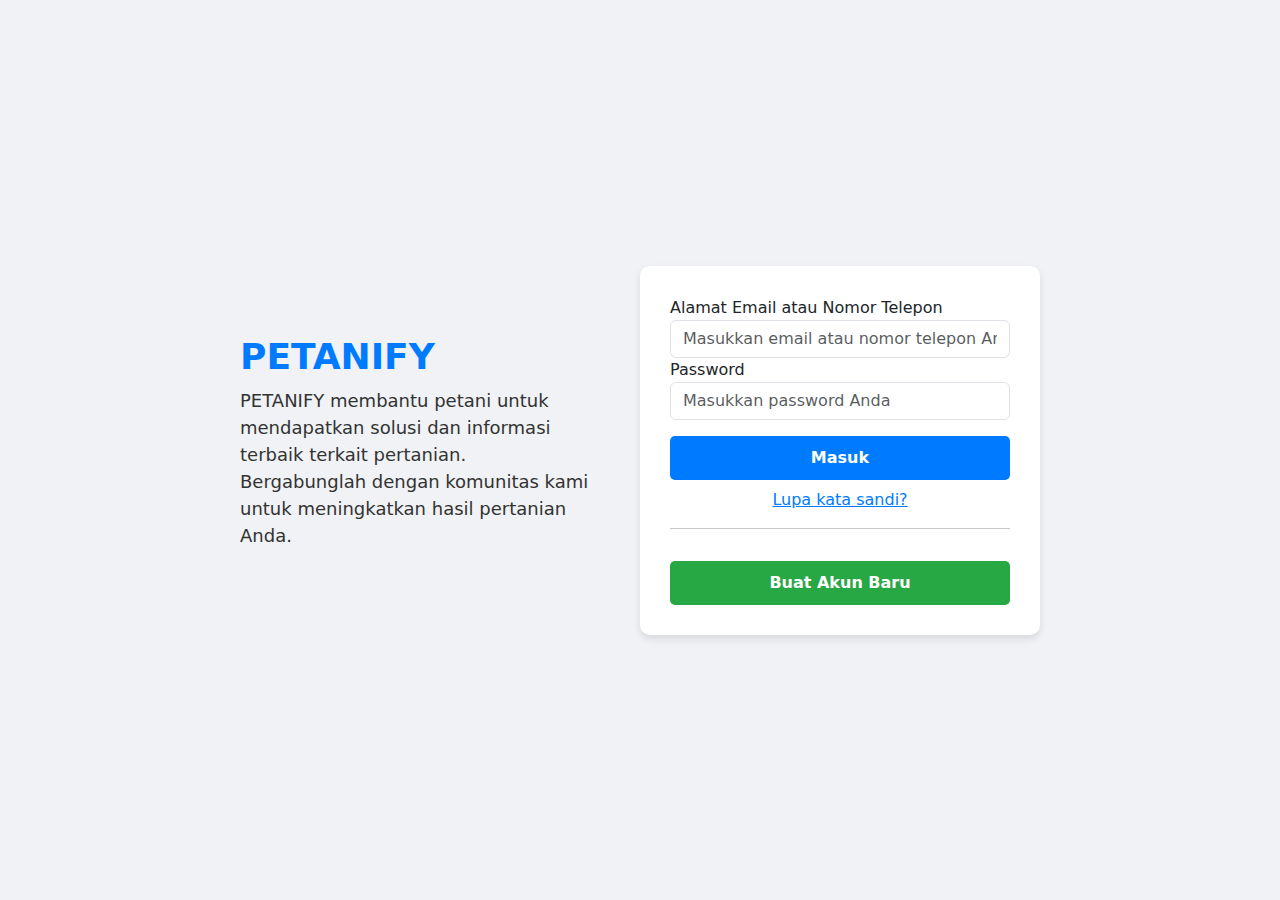
<file: TugasElerning/login.html>
<!DOCTYPE html>
<html lang="id">
<head>
    <meta charset="UTF-8">
    <meta name="viewport" content="width=device-width, initial-scale=1, shrink-to-fit=no">
    <title>Login - PETANIFY</title>
    <link rel="stylesheet" href="css/bootstrap.min.css">
    <link rel="stylesheet" href="manual.css">
    
</head>
<body>
    <div class="container login-container">
        <!-- Deskripsi PETANIFY -->
        <div class="description">
            <h1>PETANIFY</h1>
            <p>PETANIFY membantu petani untuk mendapatkan solusi dan informasi terbaik terkait pertanian. Bergabunglah dengan komunitas kami untuk meningkatkan hasil pertanian Anda.</p>
        </div>

        <!-- Form Login -->
        <div class="login-form">
            <form action="main.html" method="POST">
                <div class="form-group">
                    <label>Alamat Email atau Nomor Telepon</label>
                    <input type="text" class="form-control" placeholder="Masukkan email atau nomor telepon Anda" required>
                </div>
                <div class="form-group">
                    <label>Password</label>
                    <input type="password" class="form-control" placeholder="Masukkan password Anda" required>
                </div>
                <button type="submit" class="btn btn-login mt-3">Masuk</button>
                <a href="#" class="d-block text-center mt-2" style="color: #007bff;">Lupa kata sandi?</a>
                <hr>
                <a href="register.html" class="btn btn-register mt-3">Buat Akun Baru</a>
            </form>
        </div>
    </div>

    <!-- Optional JavaScript -->
    <script src="js/bootstrap.bundle.min.js"></script>
</body>
</html>
</file>
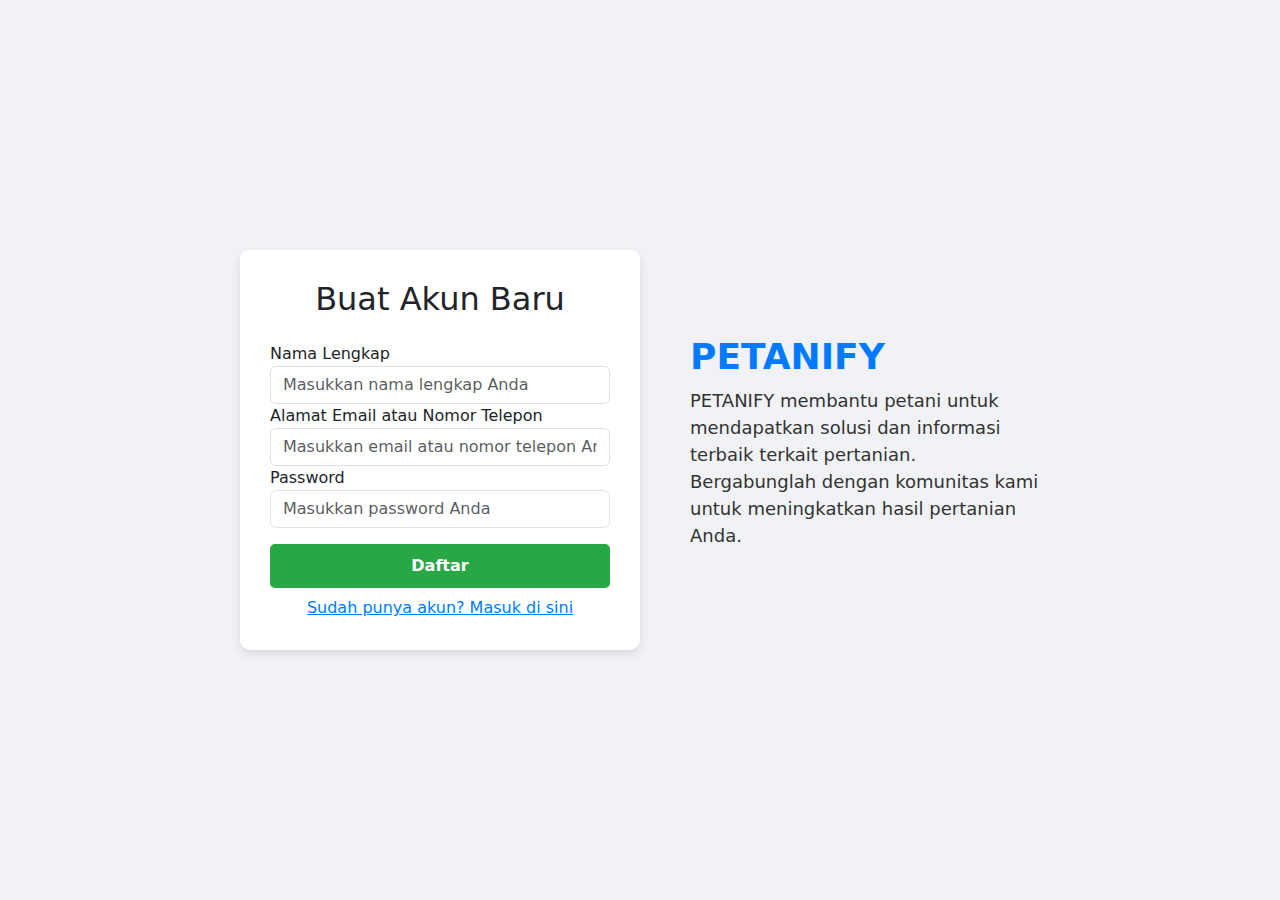
<file: TugasElerning/register.html>
<!DOCTYPE html>
<html lang="id">
<head>
    <meta charset="UTF-8">
    <meta name="viewport" content="width=device-width, initial-scale=1, shrink-to-fit=no">
    <title>Register - PETANIFY</title>
    <link rel="stylesheet" href="css/bootstrap.min.css">
    <link rel="stylesheet" href="manual.css">
</head>
<body>
    <div class="container register-container">
        <!-- Form Register -->
        <div class="register-form">
            <form action="main.html" method="POST">
                <h2 class="text-center mb-4">Buat Akun Baru</h2>
                <div class="form-group">
                    <label>Nama Lengkap</label>
                    <input type="text" class="form-control" placeholder="Masukkan nama lengkap Anda" required>
                </div>
                <div class="form-group">
                    <label>Alamat Email atau Nomor Telepon</label>
                    <input type="text" class="form-control" placeholder="Masukkan email atau nomor telepon Anda" required>
                </div>
                <div class="form-group">
                    <label>Password</label>
                    <input type="password" class="form-control" placeholder="Masukkan password Anda" required>
                </div>
                <button type="submit" class="btn btn-register mt-3">Daftar</button>
                <a href="login.html" class="d-block text-center mt-2" style="color: #007bff;">Sudah punya akun? Masuk di sini</a>
            </form>
        </div>

        <!-- Deskripsi PETANIFY -->
        <div class="description">
            <h1>PETANIFY</h1>
            <p>PETANIFY membantu petani untuk mendapatkan solusi dan informasi terbaik terkait pertanian. Bergabunglah dengan komunitas kami untuk meningkatkan hasil pertanian Anda.</p>
        </div>
    </div>

    <!-- Optional JavaScript -->
    <script src="js/bootstrap.bundle.min.js"></script>
</body>
</html>
</file>
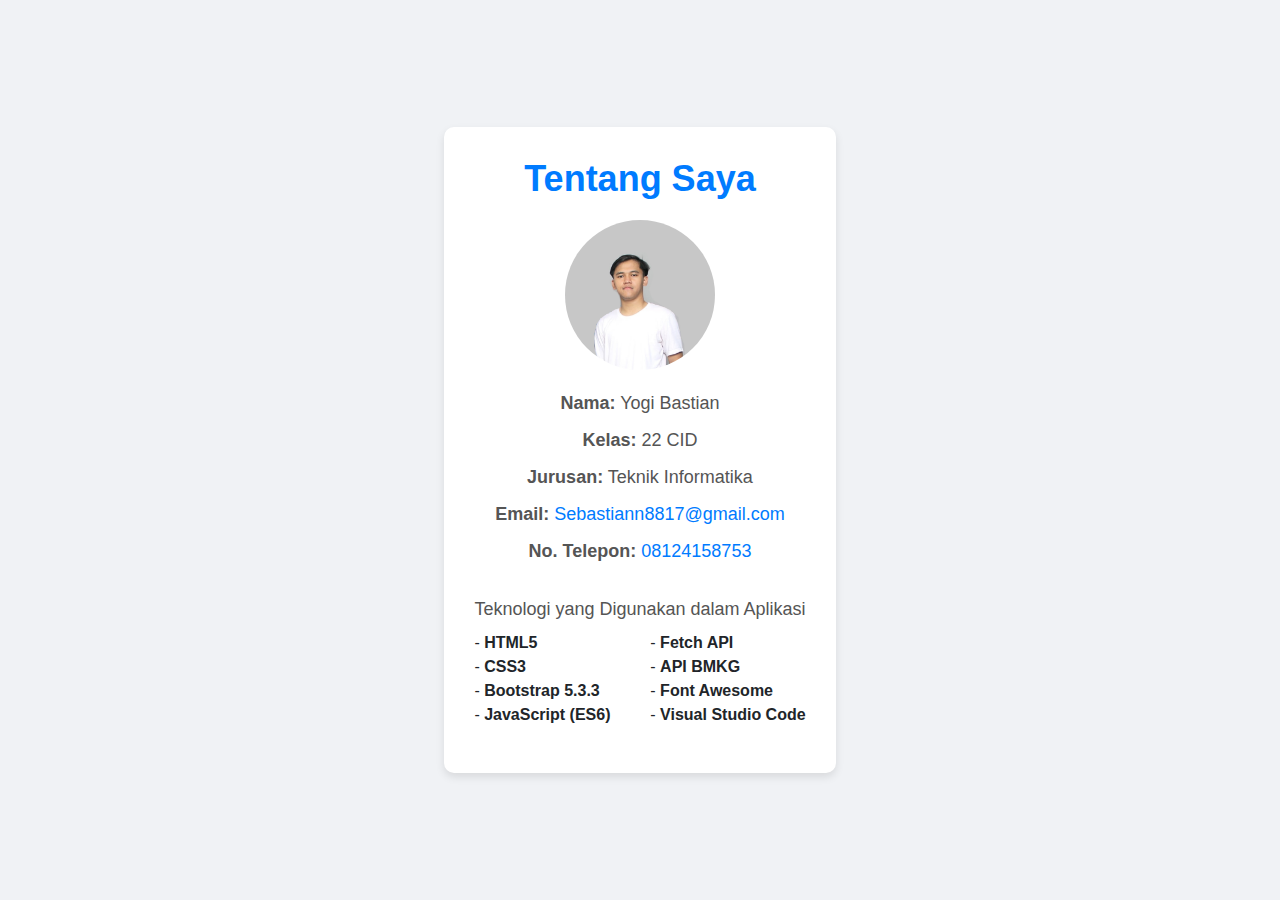
<file: TugasElerning/tentang.html>
<!DOCTYPE html> 
<html lang="id">
<head>
    <meta charset="UTF-8">
    <meta name="viewport" content="width=device-width, initial-scale=1, shrink-to-fit=no">
    <title>Tentang Saya - Yogi Bastian</title>
    <link rel="stylesheet" href="css/bootstrap.min.css">
    <style>
        body {
            background-color: #f0f2f5;
            display: flex;
            justify-content: center;
            align-items: center;
            min-height: 100vh;
            margin: 0;
            font-family: Arial, sans-serif;
        }
        .about-container {
            background: #ffffff;
            border-radius: 10px;
            box-shadow: 0 4px 8px rgba(0, 0, 0, 0.1);
            padding: 30px;
            max-width: 700px;
            text-align: center;
        }
        .about-container h1 {
            color: #007bff;
            margin-bottom: 20px;
            font-size: 36px;
            font-weight: bold;
        }
        .about-container img {
            width: 150px;
            height: 150px;
            border-radius: 50%;
            margin-bottom: 20px;
            object-fit: cover;
        }
        .about-container p, .about-container h2 {
            color: #555;
            font-size: 18px;
            margin-bottom: 10px;
        }
        .about-container ul {
            text-align: left;
            list-style-type: disc;
            padding-left: 20px;
        }
        .about-container a {
            color: #007bff;
            text-decoration: none;
        }
        .about-container a:hover {
            text-decoration: underline;
        }
    </style>
</head>
<body>
    <div class="about-container">
        <h1>Tentang Saya</h1>
        <img src="img/FotoFormal.png" alt="Foto Yogi Bastian">
        <p><strong>Nama:</strong> Yogi Bastian</p>
        <p><strong>Kelas:</strong> 22 CID</p>
        <p><strong>Jurusan:</strong> Teknik Informatika</p>
        <p><strong>Email:</strong> <a href="mailto:Sebastiann8817@gmail.com">Sebastiann8817@gmail.com</a></p>
        <p><strong>No. Telepon:</strong> <a href="tel:+628124158753">08124158753</a></p>
        
        <br>
        <h2>Teknologi yang Digunakan dalam Aplikasi</h2>
        <div style="display: flex; justify-content: space-between;">
            <ul style="list-style-type: none; padding-left: 0;">
                <li>- <strong>HTML5</strong></li>
                <li>- <strong>CSS3</strong></li>
                <li>- <strong>Bootstrap 5.3.3</strong></li>
                <li>- <strong>JavaScript (ES6)</strong></li>
            </ul>
            <ul style="list-style-type: none; padding-left: 0;">
                <li>- <strong>Fetch API</strong></li>
                <li>- <strong>API BMKG</strong></li>
                <li>- <strong>Font Awesome</strong></li>
                <li>- <strong>Visual Studio Code</strong></li>
            </ul>
        </div>

</body>
</html>
</file>
<file: TugasElerning/manual.css>
body {
    background-color: #f0f2f5;
}

.login-container, .register-container {
    display: flex;
    justify-content: center;
    align-items: center;
    min-height: 100vh;
}

.description {
    flex: 1;
    text-align: left;
    max-width: 400px;
}

.description h1 {
    font-size: 36px;
    color: #007bff;
    font-weight: bold;
}

.description p {
    font-size: 18px;
    color: #333;
}

.login-container .description {
    padding-right: 50px;
}

.register-container .description {
    padding-left: 50px;
}

.login-form, .register-form {
    background: #ffffff;
    padding: 30px;
    border-radius: 10px;
    box-shadow: 0 4px 8px rgba(0, 0, 0, 0.1);
    max-width: 400px;
    width: 100%;
}

.login-form .btn-login, .register-form .btn-register {
    color: #fff;
    border: none;
    border-radius: 5px;
    font-weight: bold;
    width: 100%;
    padding: 10px;
}

.login-form .btn-login {
    background-color: #007bff;
}

.register-form  .btn-register {
    background-color: #28a745;
}

.btn-register {
    background-color: #28a745;
    color: #ffffff; 
    border: none;
    border-radius: 5px; 
    font-weight: bold; 
    width: 100%;
    padding: 10px; 
    font-size: 16px;
    cursor: pointer; 
    transition: background-color 0.3s ease;
    margin-top: 15px
}

.btn-register:hover {
    background-color: #218838;
}


.content-card {
    background-color: #e8ecef;
    border-radius: 10px;
    padding: 20px;
    box-shadow: 0 4px 8px rgba(0, 0, 0, 0.1);
}
.content-icon {
    width: 40px;
    margin-bottom: 10px;
}
.content-title {
    font-size: 20px;
    color: #007bff;
    font-weight: bold;
}
.content-description {
    color: #333;
}


/* Menambahkan jarak untuk card dan elemen dalam card */
.card {
    margin-top: 20px; /* Jarak atas untuk setiap card */
    padding: 20px; /* Padding dalam card */
    border-radius: 8px; /* Membuat sudut melengkung */
    box-shadow: 0px 4px 8px rgba(0, 0, 0, 0.1); /* Menambahkan bayangan */
}

/* Menambah jarak pada tombol submit */
.btn-primary {
    margin-top: 10px; /* Jarak atas tombol dengan elemen di atasnya */
    padding: 10px 20px; /* Padding dalam tombol untuk kenyamanan */
}

/* Jarak antar elemen di dalam daftar topik */
#daftar-topik .card-body {
    padding: 15px; /* Padding dalam body card */
}

#form-topik .form-group {
    margin-bottom: 15px; /* Menambah jarak antara input */
}
</file>
